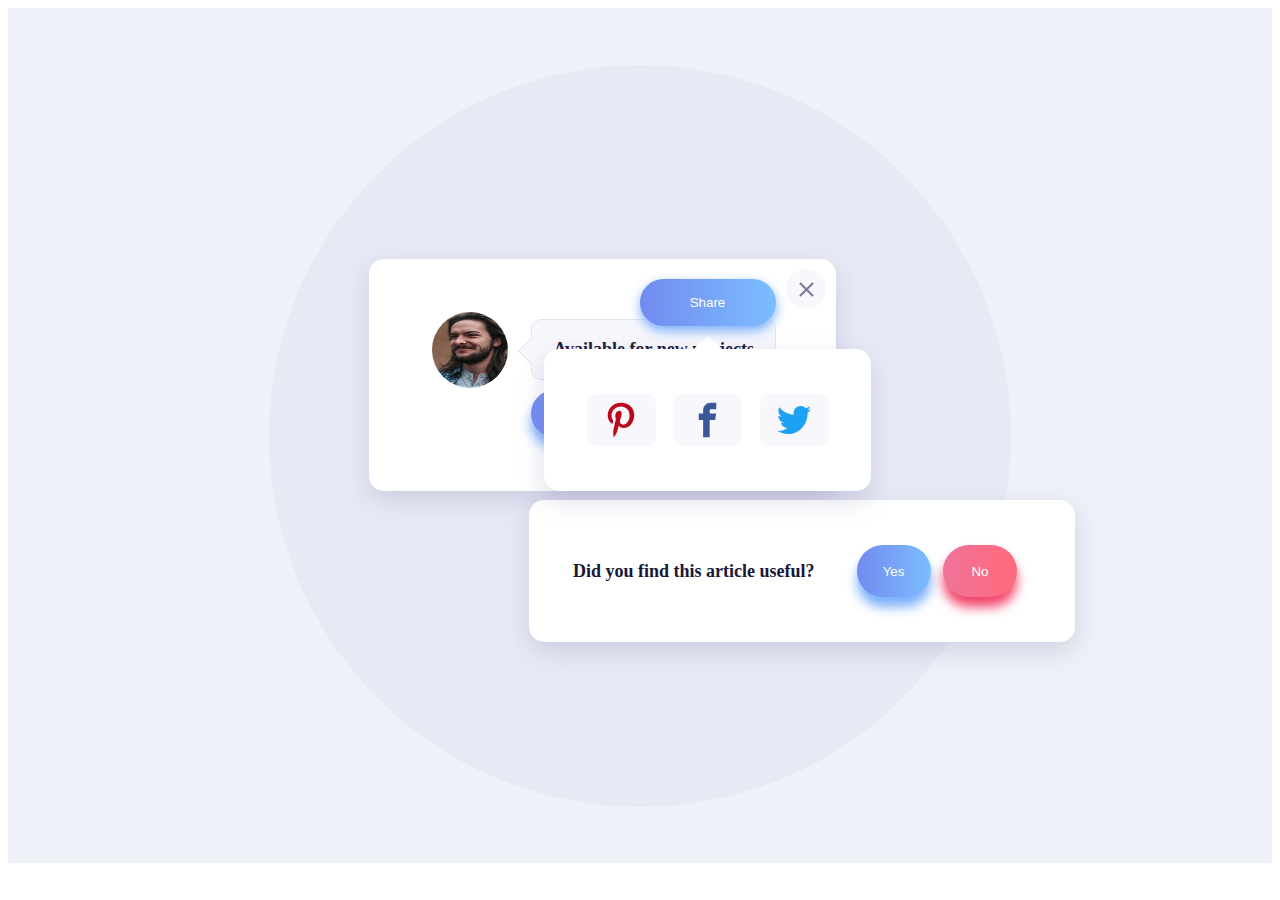
<file: challenge 1/index.html>
<!DOCTYPE html>
<html lang="en">
  <head>
    <meta charset="UTF-8" />
    <meta name="viewport" content="width=device-width, initial-scale=1.0" />
    <link rel="stylesheet" href="main.css" />
    <title>30 Day Of CSS - Challenge 1</title>
  </head>
  <body>
    <div class="container">
      <div class="circle-background"></div>
      <!-- Card 1 -->
      <div class="card">
        <div class="card-close-button">
          <img src="close-button.svg" alt="" />
        </div>
        <div class="grid-container">
          <img src="card-image.jpg" alt="" class="card-img" />
          <div class="card-body">
            <p>Available for new projects</p>
          </div>
          <div class="card-footer">
            <button class="card-action">Hire Me</button>
          </div>
        </div>
      </div>
      <!-- Card 1 -->

      <!-- Card 2 -->
      <div class="card-2">
        <p>
          Did you find this article useful?
        </p>
        <div class="card-2-actions">
          <button>Yes</button>
          <button>No</button>
        </div>
      </div>
      <!-- Card 2 -->

      <!-- Card 3 -->
      <div class="card-3">
        <button>Share</button>
        <div class="icon-background">
          <img src="pinterest-color.svg" alt="" />
        </div>
        <div class="icon-background">
          <img src="facebook-color.svg" alt="" />
        </div>
        <div class="icon-background">
          <img src="twitter-color.svg" alt="" />
        </div>
      </div>
      <!-- Card 3 -->
    </div>
  </body>
</html>
</file>
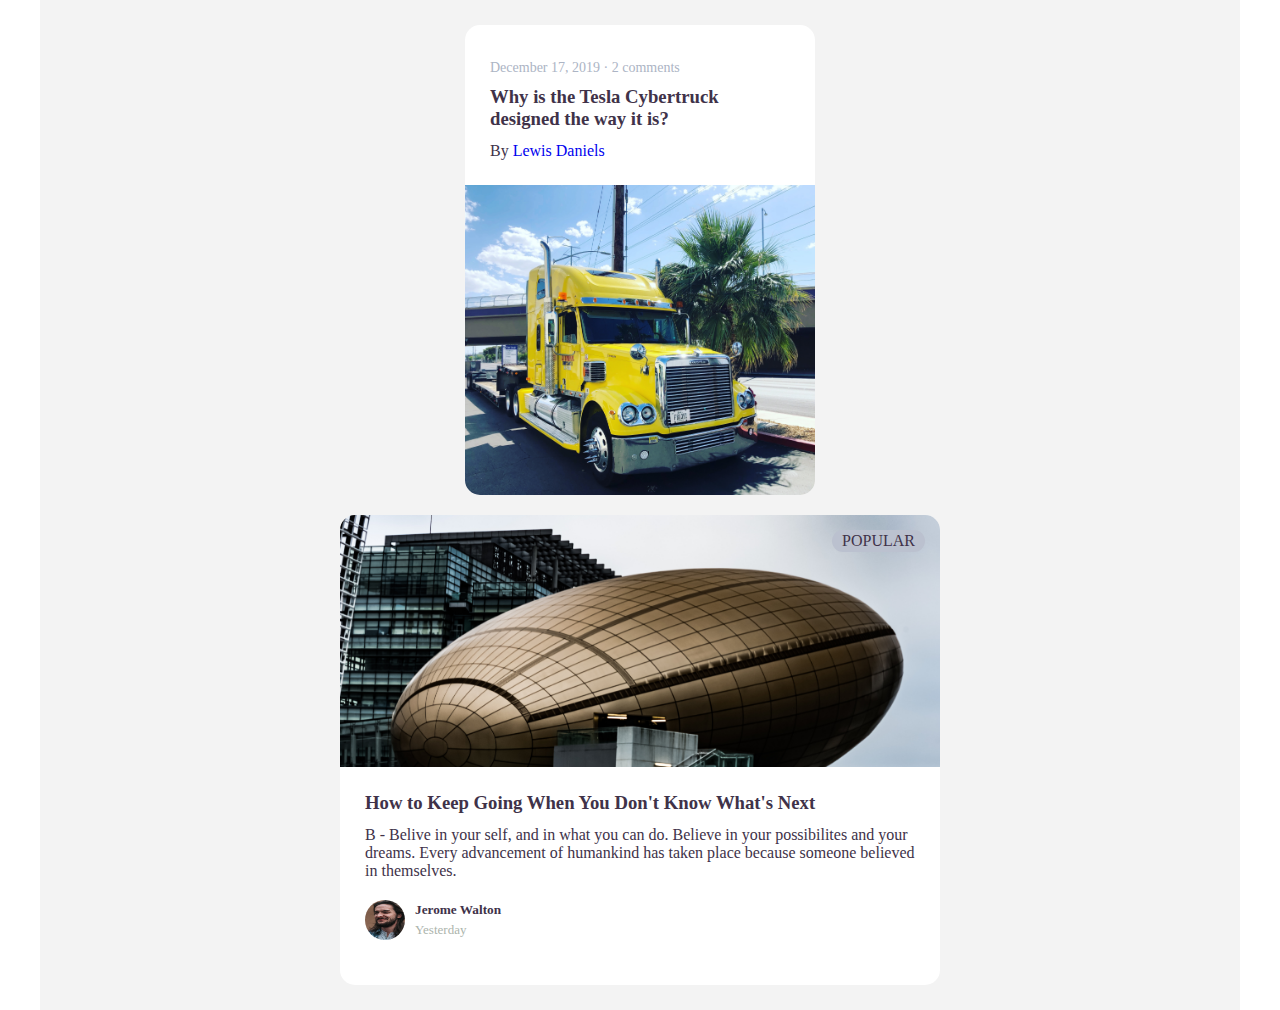
<file: challenge 2/index.html>
<!DOCTYPE html>
<html lang="en">
  <head>
    <meta charset="UTF-8" />
    <meta name="viewport" content="width=device-width, initial-scale=1.0" />
    <link rel="stylesheet" href="sass/main.css" />
    <title>Blog Cards</title>
  </head>
  <body>
    <div class="container">
      <!-- Card 1 -->
      <div class="card card--1">
        <div class="card__body">
          <p class="card__info">
            December 17, 2019 &middot; 2 comments
          </p>
          <h3 class="card__heading">
            Why is the Tesla Cybertruck designed the way it is?
          </h3>
          <div>By <a class="card__link" href="#">Lewis Daniels</a></div>
        </div>
        <div class="card__image card__image--1 card__image--bottom"></div>
      </div>
      <!-- Card 1 -->

      <!-- Card 2 -->
      <div class="card card--2">
        <div class="card__label">Popular</div>
        <div class="card__image card__image--2 card__image--top"></div>
        <div class="card__body">
          <h3 class="card__heading">
            How to Keep Going When You Don't Know What's Next
          </h3>
          <p>
            B - Belive in your self, and in what you can do. Believe in your
            possibilites and your dreams. Every advancement of humankind has
            taken place because someone believed in themselves.
          </p>
          <div class="card__author">
            <img src="person.jpg" alt="" class="card__author__image" />
            <div class="card__author__info">
              <h5 class="card__author__name">Jerome Walton</h5>
              <p class="card__author__date">Yesterday</p>
            </div>
          </div>
        </div>
      </div>
      <!-- Card 2 -->

      <!-- Card 3 -->
      <div class="card card--3">
        <p>
          Lorem ipsum dolor sit amet consectetur adipisicing elit. Autem ipsam,
          veniam quae obcaecati nulla a vel ea laboriosam! Ipsa quam obcaecati
          earum esse quidem quisquam, sequi totam. Ex, excepturi error?
        </p>
      </div>
      <!-- Card 3 -->
    </div>
  </body>
</html>
</file>
<file: challenge 1/main.css>
* {
  box-sizing: border-box;
}

html {
  font-size: 10px;
}

.container {
  position: relative;
  max-width: 160rem;
  margin: 0 auto;
  text-align: center;
  background-color: #eff1f8;
  min-height: 95vh;
}

.circle-background {
  position: absolute;
  left: 50%;
  top: 50%;
  transform: translate(-50%, -50%);
  background-color: #e7eaf5;
  width: 74.2rem;
  height: 74.2rem;
  border-radius: 50%;
}

.card {
  position: absolute;
  left: 36.1rem;
  top: 25.1rem;
  background-color: #ffffff;
  box-shadow: 0 0.9rem 2.5rem rgba(132, 128, 177, 0.2774);
  width: 46.7rem;
  height: 23.2rem;
  padding: 3.5rem;
  border-radius: 1.5rem;
}

.card .grid-container {
  display: grid;
  grid-template-areas: 'card-img card-body card-body' '. card-footer card-footer';
  grid-template-columns: repeat(3, 1fr);
  grid-template-rows: repeat(2, 1fr);
  margin-top: 1.5rem;
  height: 100%;
}

.card-close-button {
  display: flex;
  justify-content: center;
  align-items: center;
  position: absolute;
  right: 1rem;
  top: 1rem;
  background-color: #f7f7fc;
  width: 4rem;
  height: 4rem;
  border-radius: 50%;
  cursor: pointer;
}

.card-close-button:hover {
  background-color: #ececf8;
}

.card-close-button:active {
  background-color: #e4e4f5;
}

.card-close-button img {
  width: 2.5rem;
}

.card-body {
  position: relative;
  grid-area: card-body;
  align-self: center;
  background-color: #f7f7fc;
  border: 1px solid #e5e4ee;
  border-radius: 1rem;
  margin-left: -0.5rem;
  margin-right: 2.5rem;
}

.card-body::after {
  content: '';
  background-color: #f7f7fc;
  border: 1px solid;
  border-color: transparent transparent #e5e4ee #e5e4ee;
  width: 1.8rem;
  height: 1.8rem;
  position: absolute;
  left: -1rem;
  bottom: 30%;
  transform: rotate(45deg);
}

.card-body p {
  font-size: 1.8rem;
  font-weight: bold;
  color: #181937;
  line-height: 2.3rem;
}

.card-footer {
  grid-area: card-footer;
  margin-left: -0.5rem;
  margin-right: 2.5rem;
}

.card-img {
  grid-area: card-img;
  justify-self: center;
  align-self: center;
  width: 7.6rem;
  height: 7.6rem;
  border-radius: 50%;
}

.card-action {
  color: #fff;
  background-image: linear-gradient(to right, #738af0, #7bbdff 99.21%);
  box-shadow: 0 1rem 1.2rem #79affb;
  border-radius: 2.35rem;
  width: 100%;
  height: 4.7rem;
  cursor: pointer;
  border: none;
  transition: all 0.2s;
}

.card-action:hover {
  transform: translateY(-0.1rem);
}

.card-action:focus, .card-action:active {
  outline: none;
  transform: translateY(-0.1rem);
  box-shadow: 0 0.5rem 1rem rgba(0, 0, 0, 0.25);
}

.card-2 {
  position: absolute;
  left: 52.1rem;
  bottom: 22.1rem;
  padding: 3rem;
  background-color: #ffffff;
  height: 14.2rem;
  width: 54.6rem;
  border-radius: 1.5rem;
  box-shadow: 0 0.9rem 2.5rem rgba(132, 128, 177, 0.2774);
  display: flex;
  justify-self: start;
  align-items: center;
}

.card-2 p {
  font-size: 1.8rem;
  font-weight: bold;
  color: #181937;
  line-height: 2.3rem;
  flex-grow: 1;
}

.card-2-actions {
  flex-grow: 2;
}

.card-2 button {
  width: 7.4rem;
  height: 5.2rem;
  border-radius: 2.6rem;
  color: #fff;
  cursor: pointer;
  border: none;
  transition: all 0.2s;
}

.card-2 button:hover {
  transform: translateY(-0.1rem);
}

.card-2 button:focus, .card-2 button:active {
  outline: none;
  transform: translateY(-0.1rem);
  box-shadow: 0 0.5rem 1rem rgba(0, 0, 0, 0.25);
}

.card-2 button:first-child {
  background-image: linear-gradient(90deg, #738af0 0%, #7bbdff 99.21%);
  box-shadow: 0 1rem 1.2rem #79affb;
}

.card-2 button:nth-child(2) {
  background-image: linear-gradient(90deg, #f0739a 0%, #ff6a7a 99.21%);
  box-shadow: 0 1rem 1.2rem #f24369;
  margin-left: 1rem;
}

.card-3 {
  position: absolute;
  right: 40.1rem;
  top: 34.1rem;
  width: 32.7rem;
  height: 14.2rem;
  background-color: #fff;
  border-radius: 1.5rem;
  box-shadow: 0 0.9rem 2.5rem rgba(132, 128, 177, 0.2774);
  padding: 2.5rem;
  display: flex;
  justify-content: space-evenly;
  align-items: center;
}

.card-3::before {
  content: '';
  position: absolute;
  top: -1rem;
  height: 2rem;
  width: 2rem;
  background-color: #fff;
  transform: rotate(-45deg);
}

.card-3 button {
  position: absolute;
  top: -7rem;
  color: #fff;
  background-image: linear-gradient(to right, #738af0, #7bbdff 99.21%);
  box-shadow: 0 0.5rem 1.2rem #79affb;
  border-radius: 2.35rem;
  width: 13.6rem;
  height: 4.7rem;
  cursor: pointer;
  border: none;
  transition: all 0.2s;
}

.card-3 button:hover {
  transform: translateY(-0.1rem);
}

.card-3 button:focus, .card-3 button:active {
  outline: none;
  transform: translateY(-0.1rem);
  box-shadow: 0 0.5rem 1rem rgba(0, 0, 0, 0.25);
}

.icon-background {
  width: 6.9rem;
  height: 5.2rem;
  background-color: #f7f7fc;
  border-radius: 1rem;
  display: flex;
  justify-content: center;
}

.icon-background img {
  width: 50%;
}
</file>
<file: challenge 2/sass/main.css>
* {
  box-sizing: border-box;
  margin: 0;
  padding: 0;
}

html {
  font-size: 10px;
}

body {
  font-size: 1.6rem;
}

.container {
  max-width: 120rem;
  margin: 0 auto;
  background-color: #f3f3f3;
  min-height: 80vh;
  text-align: center;
  padding: 2.5rem;
  display: grid;
  gap: 2rem;
}

.container > * {
  margin: 0 auto;
}

.card {
  position: relative;
  display: flex;
  flex-direction: column;
  background-color: #ffffff;
  color: #403249;
  border-radius: 1.5rem;
  text-align: left;
  max-width: 35rem;
}

.card--1 {
  height: 47rem;
}

.card--2 {
  height: 47rem;
  max-width: 60rem;
}

.card--3 {
  display: none;
}

.card__label {
  position: absolute;
  right: 1.5rem;
  top: 1.5rem;
  background-color: #bbc1cf;
  text-transform: uppercase;
  padding: 0.2rem 1rem;
  border-radius: 3rem;
}

.card__body {
  padding: 2.5rem;
}

.card__info {
  color: #acb4c4;
  font-size: 1.4rem;
  margin: 1rem 0;
}

.card__heading {
  margin-bottom: 1.2rem;
}

.card__link {
  text-decoration: none;
}

.card__image {
  flex-grow: 1;
  background-size: cover;
  background-position: center;
}

.card__image--1 {
  background-image: url("../truck.jpg");
}

.card__image--2 {
  background-image: url("../airship.jpg");
}

.card__image--bottom {
  border-radius: 0 0 1.5rem 1.5rem;
}

.card__image--top {
  border-radius: 1.5rem 1.5rem 0 0;
}

.card__author {
  display: flex;
  margin: 2rem 0;
}

.card__author__info {
  display: flex;
  flex-direction: column;
  justify-content: space-around;
}

.card__author__date {
  color: #acb4ac;
  font-size: 1.3rem;
}

.card__author__image {
  width: 4rem;
  height: 4rem;
  border-radius: 50%;
  margin-right: 1rem;
}
</file>
